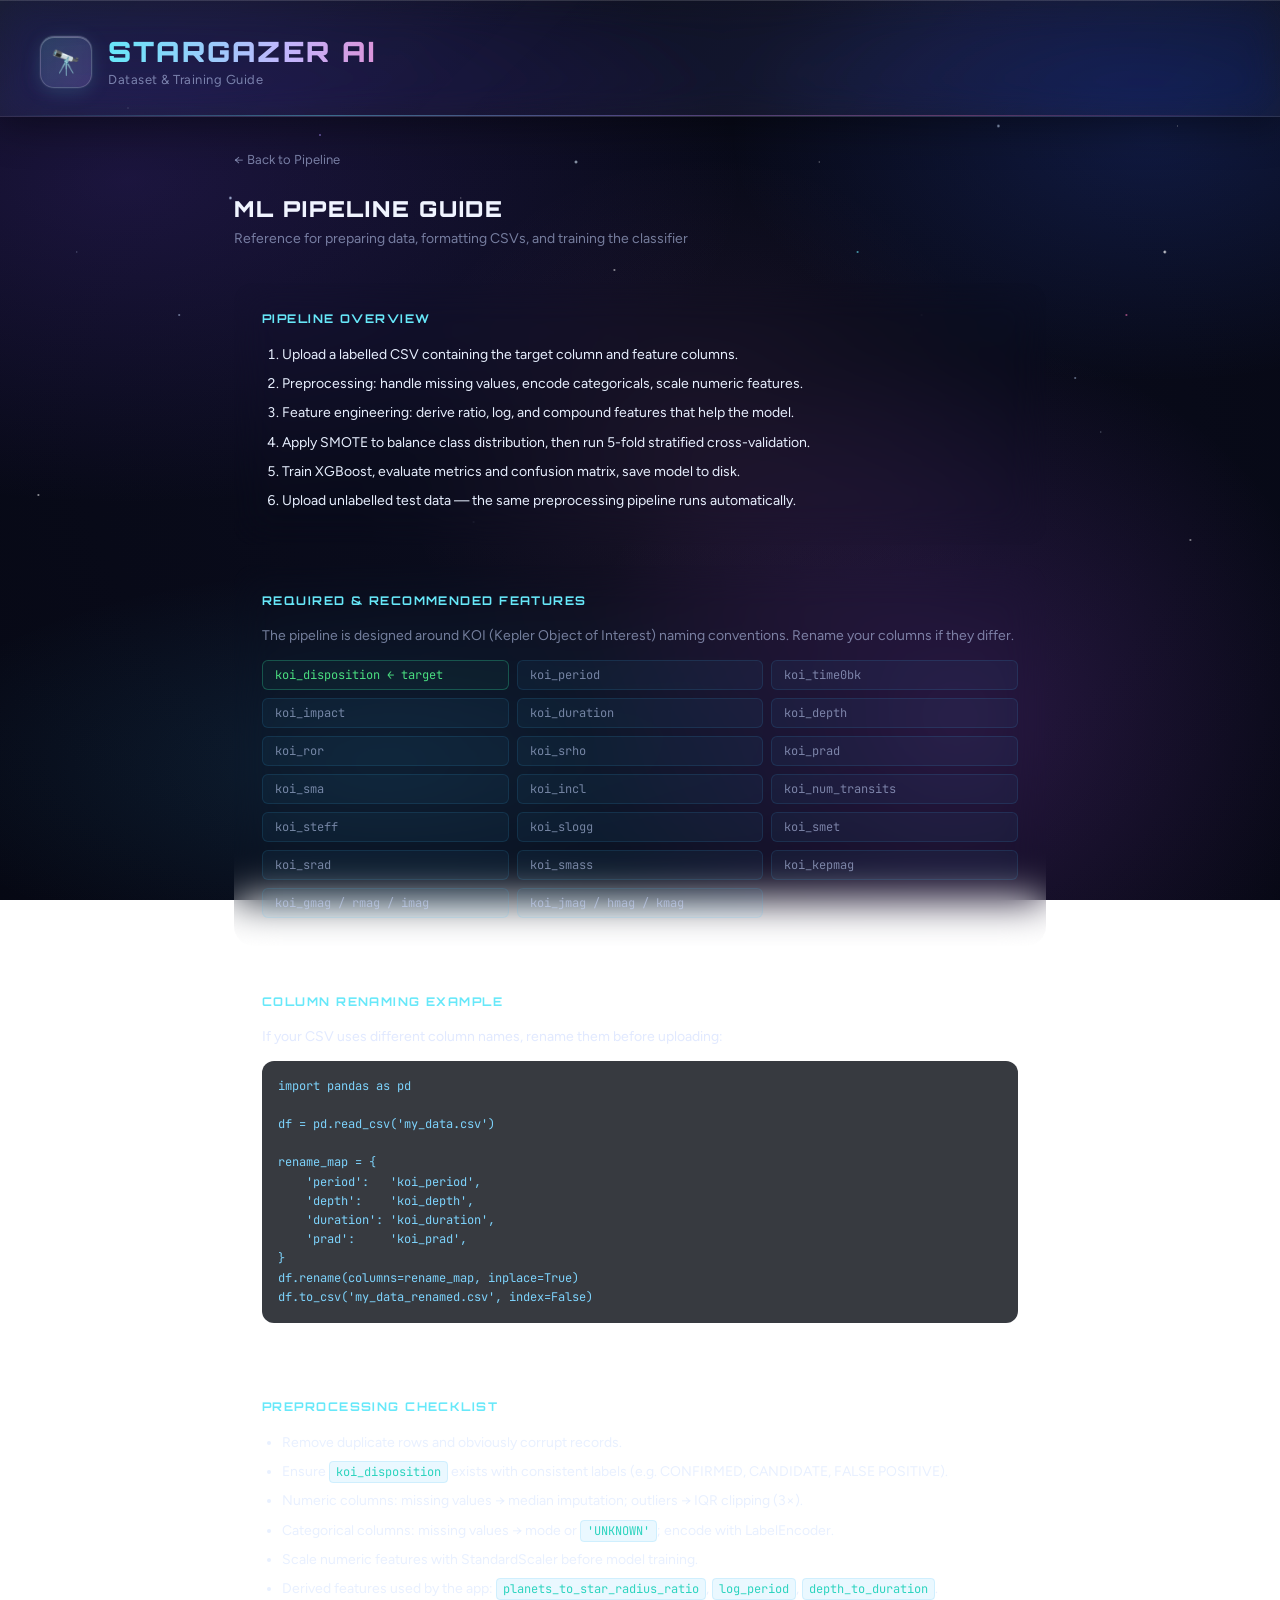
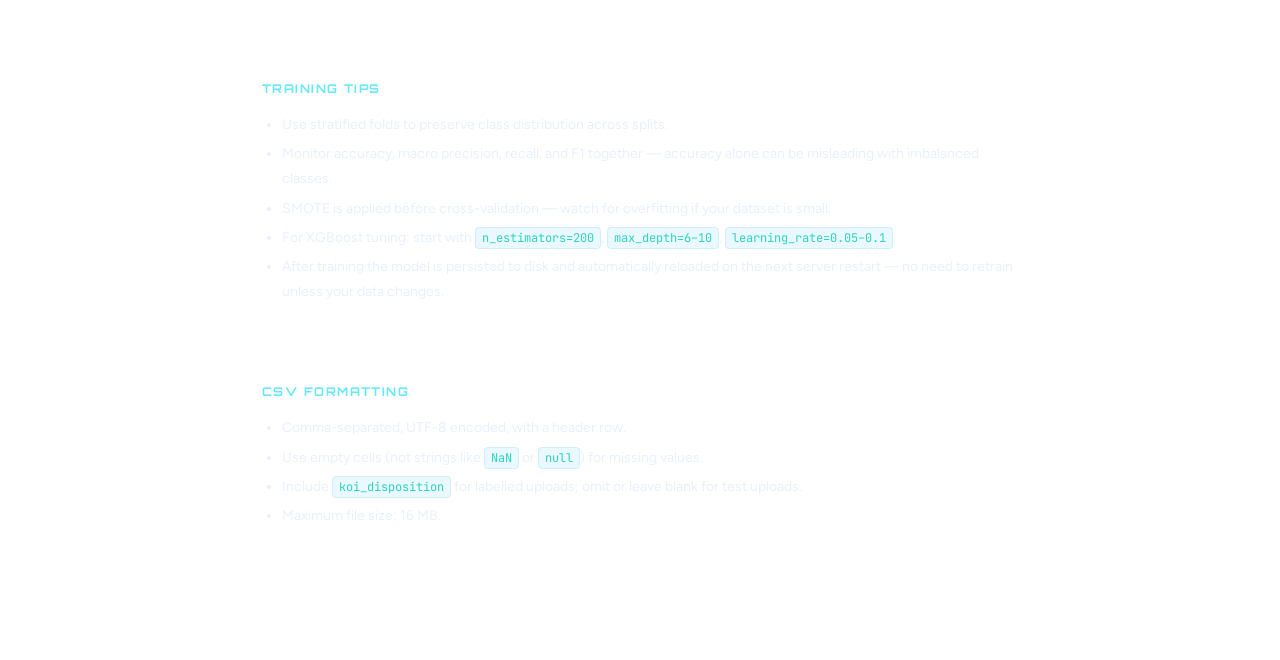
<file: templates/guide.html>
<!DOCTYPE html>
<html lang="en">
<head>
    <meta charset="UTF-8">
    <meta name="viewport" content="width=device-width, initial-scale=1.0">
    <title>Guide — Stargazer AI</title>
    <link rel="stylesheet" href="/static/styles.css">
    <style>
        .guide-wrap {
            max-width: 860px;
            margin: 32px auto;
            padding: 0 24px 48px;
        }

        .back-btn {
            display: inline-flex;
            align-items: center;
            gap: 6px;
            font-size: 13px;
            color: var(--text-muted);
            text-decoration: none;
            margin-bottom: 28px;
            transition: color 0.2s ease;
        }
        .back-btn:hover { color: var(--cyan); }

        .guide-header {
            margin-bottom: 36px;
        }
        .guide-header h2 {
            font-family: 'Orbitron', monospace;
            font-size: 22px;
            font-weight: 900;
            letter-spacing: 0.08em;
            color: var(--star-white);
            margin-bottom: 8px;
        }
        .guide-header p {
            color: var(--text-muted);
            font-size: 14px;
        }

        .guide-section {
            background: var(--space-card);
            border: 1px solid var(--space-border);
            border-radius: var(--radius);
            padding: 28px;
            backdrop-filter: blur(20px);
            margin-bottom: 20px;
            position: relative;
            overflow: hidden;
        }

        .guide-section::before {
            content: '';
            position: absolute;
            top: 0; left: 0; right: 0;
            height: 1px;
            background: linear-gradient(90deg, transparent, var(--space-border-hover), transparent);
        }

        .guide-section h3 {
            font-family: 'Orbitron', monospace;
            font-size: 12px;
            letter-spacing: 0.12em;
            color: var(--cyan);
            text-transform: uppercase;
            margin-bottom: 16px;
        }

        .guide-section ol, .guide-section ul {
            padding-left: 20px;
        }

        .guide-section li {
            color: var(--text-primary);
            font-size: 14px;
            line-height: 1.8;
            margin-bottom: 4px;
        }

        .guide-section p {
            color: var(--text-muted);
            font-size: 14px;
            line-height: 1.7;
            margin-bottom: 10px;
        }

        code {
            font-family: 'JetBrains Mono', monospace;
            font-size: 12px;
            background: rgba(56,189,248,0.1);
            border: 1px solid rgba(56,189,248,0.15);
            color: var(--teal);
            padding: 2px 6px;
            border-radius: 4px;
        }

        .feature-list {
            display: grid;
            grid-template-columns: repeat(auto-fit, minmax(200px, 1fr));
            gap: 8px;
            margin-top: 12px;
        }

        .feature-chip {
            background: rgba(56,189,248,0.05);
            border: 1px solid rgba(56,189,248,0.12);
            border-radius: 6px;
            padding: 6px 12px;
            font-family: 'JetBrains Mono', monospace;
            font-size: 12px;
            color: var(--text-muted);
        }

        .feature-chip.target {
            border-color: rgba(52,211,153,0.3);
            background: rgba(52,211,153,0.05);
            color: var(--success);
        }

        pre.example {
            background: rgba(6,9,17,0.8);
            border: 1px solid var(--space-border);
            border-radius: var(--radius-sm);
            padding: 16px;
            overflow-x: auto;
            font-family: 'JetBrains Mono', monospace;
            font-size: 12px;
            color: #7dd3fc;
            line-height: 1.6;
            margin-top: 12px;
        }
    </style>
</head>
<body>
    <div class="title_card">
        <div class="title_brand">
            <div class="title_icon">🔭</div>
            <div>
                <h1>STARGAZER AI</h1>
                <p class="subtitle">Dataset & Training Guide</p>
            </div>
        </div>
    </div>

    <div class="container">
        <div class="guide-wrap">
            <a class="back-btn" href="/">← Back to Pipeline</a>

            <div class="guide-header">
                <h2>ML PIPELINE GUIDE</h2>
                <p>Reference for preparing data, formatting CSVs, and training the classifier</p>
            </div>

            <div class="guide-section">
                <h3>Pipeline Overview</h3>
                <ol>
                    <li>Upload a labelled CSV containing the target column and feature columns.</li>
                    <li>Preprocessing: handle missing values, encode categoricals, scale numeric features.</li>
                    <li>Feature engineering: derive ratio, log, and compound features that help the model.</li>
                    <li>Apply SMOTE to balance class distribution, then run 5-fold stratified cross-validation.</li>
                    <li>Train XGBoost, evaluate metrics and confusion matrix, save model to disk.</li>
                    <li>Upload unlabelled test data — the same preprocessing pipeline runs automatically.</li>
                </ol>
            </div>

            <div class="guide-section">
                <h3>Required & Recommended Features</h3>
                <p>The pipeline is designed around KOI (Kepler Object of Interest) naming conventions. Rename your columns if they differ.</p>
                <div class="feature-list">
                    <div class="feature-chip target">koi_disposition ← target</div>
                    <div class="feature-chip">koi_period</div>
                    <div class="feature-chip">koi_time0bk</div>
                    <div class="feature-chip">koi_impact</div>
                    <div class="feature-chip">koi_duration</div>
                    <div class="feature-chip">koi_depth</div>
                    <div class="feature-chip">koi_ror</div>
                    <div class="feature-chip">koi_srho</div>
                    <div class="feature-chip">koi_prad</div>
                    <div class="feature-chip">koi_sma</div>
                    <div class="feature-chip">koi_incl</div>
                    <div class="feature-chip">koi_num_transits</div>
                    <div class="feature-chip">koi_steff</div>
                    <div class="feature-chip">koi_slogg</div>
                    <div class="feature-chip">koi_smet</div>
                    <div class="feature-chip">koi_srad</div>
                    <div class="feature-chip">koi_smass</div>
                    <div class="feature-chip">koi_kepmag</div>
                    <div class="feature-chip">koi_gmag / rmag / imag</div>
                    <div class="feature-chip">koi_jmag / hmag / kmag</div>
                </div>
            </div>

            <div class="guide-section">
                <h3>Column Renaming Example</h3>
                <p>If your CSV uses different column names, rename them before uploading:</p>
                <pre class="example">import pandas as pd

df = pd.read_csv('my_data.csv')

rename_map = {
    'period':   'koi_period',
    'depth':    'koi_depth',
    'duration': 'koi_duration',
    'prad':     'koi_prad',
}
df.rename(columns=rename_map, inplace=True)
df.to_csv('my_data_renamed.csv', index=False)</pre>
            </div>

            <div class="guide-section">
                <h3>Preprocessing Checklist</h3>
                <ul>
                    <li>Remove duplicate rows and obviously corrupt records.</li>
                    <li>Ensure <code>koi_disposition</code> exists with consistent labels (e.g. CONFIRMED, CANDIDATE, FALSE POSITIVE).</li>
                    <li>Numeric columns: missing values → median imputation; outliers → IQR clipping (3×).</li>
                    <li>Categorical columns: missing values → mode or <code>'UNKNOWN'</code>; encode with LabelEncoder.</li>
                    <li>Scale numeric features with StandardScaler before model training.</li>
                    <li>Derived features used by the app: <code>planets_to_star_radius_ratio</code>, <code>log_period</code>, <code>depth_to_duration</code>.</li>
                </ul>
            </div>

            <div class="guide-section">
                <h3>Training Tips</h3>
                <ul>
                    <li>Use stratified folds to preserve class distribution across splits.</li>
                    <li>Monitor accuracy, macro precision, recall, and F1 together — accuracy alone can be misleading with imbalanced classes.</li>
                    <li>SMOTE is applied before cross-validation — watch for overfitting if your dataset is small.</li>
                    <li>For XGBoost tuning: start with <code>n_estimators=200</code>, <code>max_depth=6–10</code>, <code>learning_rate=0.05–0.1</code>.</li>
                    <li>After training the model is persisted to disk and automatically reloaded on the next server restart — no need to retrain unless your data changes.</li>
                </ul>
            </div>

            <div class="guide-section">
                <h3>CSV Formatting</h3>
                <ul>
                    <li>Comma-separated, UTF-8 encoded, with a header row.</li>
                    <li>Use empty cells (not strings like <code>NaN</code> or <code>null</code>) for missing values.</li>
                    <li>Include <code>koi_disposition</code> for labelled uploads; omit or leave blank for test uploads.</li>
                    <li>Maximum file size: 16 MB.</li>
                </ul>
            </div>
        </div>
    </div>
</body>
</html>
</file>
<file: static/styles.css>
@import url('https://fonts.googleapis.com/css2?family=Orbitron:wght@400;600;700;900&family=Figtree:wght@300;400;500;600&family=JetBrains+Mono:wght@400;500&display=swap');

*, *::before, *::after {
    margin: 0;
    padding: 0;
    box-sizing: border-box;
}

:root {
    --glass-bg: rgba(255, 255, 255, 0.02);          /* more transparent */
    --glass-bg-hover: rgba(255, 255, 255, 0.05);    /* subtle hover */
    --glass-border: rgba(255, 255, 255, 0.10);      /* slightly softer */
    --glass-border-hover: rgba(255, 255, 255, 0.22);

    --glass-shine: rgba(255, 255, 255, 0.14);
    --glass-shadow: rgba(0, 0, 0, 0.5);

    /* Balanced blur: visible but not milky */
    --blur: blur(18px) saturate(160%);

    /* Accent palette — iridescent cosmic */
    --cyan: #67e8f9;
    --cyan-glow: rgba(103, 232, 249, 0.3);
    --violet: #a78bfa;
    --violet-glow: rgba(167, 139, 250, 0.3);
    --pink: #f472b6;
    --pink-glow: rgba(244, 114, 182, 0.25);
    --teal: #2dd4bf;
    --aurora: #818cf8;
    --star-white: #f0f4ff;

    --text-primary: #e8f0ff;
    --text-muted: rgba(200, 215, 255, 0.55);
    --success: #4ade80;
    --success-bg: rgba(74, 222, 128, 0.1);
    --error: #f87171;
    --error-bg: rgba(248, 113, 113, 0.1);
    --info-bg: rgba(103, 232, 249, 0.08);

    --radius: 20px;
    --radius-sm: 12px;
}

html { scroll-behavior: smooth; }

body {
    font-family: 'Figtree', sans-serif;
    background: var(--space-black);
    min-height: 100vh;
    color: var(--text-primary);
    overflow-x: hidden;
    position: relative;
}

/* ── Deep Space Background ── */
body::before {
    content: '';
    position: fixed;
    inset: 0;
    background:
        /* Nebula clouds */
        radial-gradient(ellipse 80% 60% at 10% 20%, rgba(99, 62, 200, 0.22) 0%, transparent 60%),
        radial-gradient(ellipse 60% 50% at 90% 15%, rgba(56, 100, 255, 0.18) 0%, transparent 55%),
        radial-gradient(ellipse 50% 70% at 75% 80%, rgba(167, 78, 230, 0.2) 0%, transparent 60%),
        radial-gradient(ellipse 70% 40% at 30% 85%, rgba(56, 189, 248, 0.12) 0%, transparent 55%),
        radial-gradient(ellipse 40% 55% at 55% 50%, rgba(244, 114, 182, 0.07) 0%, transparent 60%),
        /* Core deep space */
        radial-gradient(ellipse 100% 100% at 50% 50%, #0b0d1f 0%, #04060f 100%);
    pointer-events: none;
    z-index: 0;
}

/* ── Animated Starfield ── */
body::after {
    content: '';
    position: fixed;
    inset: 0;
    background-image:
        /* Bright stars */
        radial-gradient(2px 2px at 5% 8%, rgba(255,255,255,1) 0%, transparent 100%),
        radial-gradient(2px 2px at 18% 22%, rgba(200,220,255,0.95) 0%, transparent 100%),
        radial-gradient(2.5px 2.5px at 32% 5%, rgba(255,255,255,1) 0%, transparent 100%),
        radial-gradient(2px 2px at 45% 18%, rgba(220,240,255,0.9) 0%, transparent 100%),
        radial-gradient(2.5px 2.5px at 62% 7%, rgba(255,255,255,0.95) 0%, transparent 100%),
        radial-gradient(2px 2px at 78% 14%, rgba(200,220,255,0.9) 0%, transparent 100%),
        radial-gradient(2px 2px at 91% 28%, rgba(255,255,255,1) 0%, transparent 100%),

        /* Medium stars (more added) */
        radial-gradient(1.5px 1.5px at 3% 55%, rgba(255,255,255,0.75) 0%, transparent 100%),
        radial-gradient(1.5px 1.5px at 14% 35%, rgba(200,220,255,0.7) 0%, transparent 100%),
        radial-gradient(1.5px 1.5px at 26% 47%, rgba(255,255,255,0.7) 0%, transparent 100%),
        radial-gradient(1.5px 1.5px at 37% 58%, rgba(200,220,255,0.65) 0%, transparent 100%),
        radial-gradient(1.5px 1.5px at 48% 30%, rgba(255,255,255,0.7) 0%, transparent 100%),
        radial-gradient(1.5px 1.5px at 60% 48%, rgba(220,240,255,0.65) 0%, transparent 100%),
        radial-gradient(1.5px 1.5px at 72% 35%, rgba(255,255,255,0.7) 0%, transparent 100%),
        radial-gradient(1.5px 1.5px at 84% 42%, rgba(200,220,255,0.65) 0%, transparent 100%),
        radial-gradient(1.5px 1.5px at 93% 60%, rgba(255,255,255,0.65) 0%, transparent 100%),

        /* EXTRA density layer */
        radial-gradient(1.2px 1.2px at 10% 12%, rgba(255,255,255,0.6) 0%, transparent 100%),
        radial-gradient(1px 1px at 22% 18%, rgba(200,220,255,0.55) 0%, transparent 100%),
        radial-gradient(1px 1px at 36% 22%, rgba(255,255,255,0.5) 0%, transparent 100%),
        radial-gradient(1px 1px at 50% 10%, rgba(200,220,255,0.5) 0%, transparent 100%),
        radial-gradient(1px 1px at 64% 18%, rgba(255,255,255,0.55) 0%, transparent 100%),
        radial-gradient(1px 1px at 78% 6%, rgba(220,240,255,0.5) 0%, transparent 100%),
        radial-gradient(1px 1px at 92% 14%, rgba(255,255,255,0.5) 0%, transparent 100%),
        radial-gradient(1px 1px at 6% 28%, rgba(200,220,255,0.45) 0%, transparent 100%),
        radial-gradient(1px 1px at 28% 38%, rgba(255,255,255,0.45) 0%, transparent 100%),
        radial-gradient(1px 1px at 43% 44%, rgba(200,220,255,0.45) 0%, transparent 100%),
        radial-gradient(1px 1px at 68% 55%, rgba(255,255,255,0.5) 0%, transparent 100%),
        radial-gradient(1px 1px at 86% 48%, rgba(220,240,255,0.45) 0%, transparent 100%),

        /* Colored stars */
        radial-gradient(1.5px 1.5px at 25% 15%, rgba(167,139,250,0.9) 0%, transparent 100%),
        radial-gradient(1.5px 1.5px at 67% 28%, rgba(103,232,249,0.85) 0%, transparent 100%),
        radial-gradient(1.5px 1.5px at 88% 35%, rgba(244,114,182,0.8) 0%, transparent 100%);
    pointer-events: none;
    z-index: 0;
    animation: twinkle 8s ease-in-out infinite alternate;
}

@keyframes twinkle {
    0% { opacity: 0.85; }
    25% { opacity: 1; }
    50% { opacity: 0.9; }
    75% { opacity: 1; }
    100% { opacity: 0.8; }
}

/* Shooting star layer */
.shooting-stars {
    position: fixed;
    inset: 0;
    pointer-events: none;
    z-index: 0;
    overflow: hidden;
}

.shooting-stars::before,
.shooting-stars::after {
    content: '';
    position: absolute;
    width: 120px;
    height: 1.5px;
    background: linear-gradient(90deg, transparent, rgba(255,255,255,0.9), transparent);
    border-radius: 50%;
    animation: shoot1 12s linear infinite;
    top: 15%;
    left: -120px;
    transform: rotate(20deg);
    box-shadow: 0 0 6px rgba(255,255,255,0.6), 0 0 12px rgba(167,139,250,0.4);
}

.shooting-stars::after {
    width: 80px;
    top: 55%;
    animation: shoot2 18s linear infinite 5s;
    background: linear-gradient(90deg, transparent, rgba(103,232,249,0.9), transparent);
    box-shadow: 0 0 6px rgba(103,232,249,0.6);
}

@keyframes shoot1 {
    0% {
        transform: translate(-120px, 0) rotate(15deg);
        opacity: 0;
    }
    5% { opacity: 1; }
    100% {
        transform: translate(120vw, 60vh) rotate(15deg);
        opacity: 0;
    }
}

@keyframes shoot2 {
    0% {
        transform: translate(-80px, 0) rotate(15deg);
        opacity: 0;
    }
    5% { opacity: 1; }
    100% {
        transform: translate(120vw, 50vh) rotate(15deg);
        opacity: 0;
    }
}

/* ── Layout ── */
.title_card {
    position: relative;
    z-index: 1;
    background: rgba(255, 255, 255, 0.04);
    backdrop-filter: var(--blur);
    -webkit-backdrop-filter: var(--blur);
    border-bottom: 1px solid var(--glass-border);
    padding: 36px 40px 28px;
    display: flex;
    align-items: center;
    justify-content: space-between;
    gap: 20px;
    box-shadow:
        inset 0 1px 0 var(--glass-shine),
        0 8px 40px rgba(0, 0, 0, 0.4);
}

.title_card::before {
    content: '';
    position: absolute;
    bottom: 0; left: 0; right: 0;
    height: 1px;
    background: linear-gradient(90deg,
        transparent,
        rgba(103,232,249,0.5),
        rgba(167,139,250,0.5),
        rgba(244,114,182,0.4),
        transparent);
    opacity: 0.8;
}

/* Aurora shimmer on header */
.title_card::after {
    content: '';
    position: absolute;
    inset: 0;
    background: linear-gradient(135deg,
        rgba(103,232,249,0.04) 0%,
        transparent 40%,
        rgba(167,139,250,0.04) 70%,
        transparent 100%);
    pointer-events: none;
}

.title_brand {
    display: flex;
    align-items: center;
    gap: 16px;
}

.title_icon {
    width: 52px; height: 52px;
    border-radius: 14px;
    background: linear-gradient(135deg,
        rgba(103,232,249,0.15),
        rgba(167,139,250,0.2));
    border: 1px solid rgba(255,255,255,0.18);
    display: flex; align-items: center; justify-content: center;
    font-size: 24px;
    flex-shrink: 0;
    box-shadow:
        inset 0 1px 0 rgba(255,255,255,0.25),
        0 4px 20px rgba(103,232,249,0.15),
        0 0 0 1px rgba(255,255,255,0.05);
    backdrop-filter: blur(10px);
}

.title_card h1 {
    font-family: 'Orbitron', monospace;
    font-size: 28px;
    font-weight: 900;
    letter-spacing: 0.08em;
    background: linear-gradient(90deg,
        var(--cyan),
        #c4b5fd,
        var(--pink),
        var(--star-white));
    background-size: 200% auto;
    -webkit-background-clip: text;
    -webkit-text-fill-color: transparent;
    background-clip: text;
    animation: shimmer-text 6s linear infinite;
    line-height: 1.1;
}

@keyframes shimmer-text {
    0% { background-position: 0% center; }
    100% { background-position: 200% center; }
}

.title_card .subtitle {
    font-size: 13px;
    color: var(--text-muted);
    letter-spacing: 0.04em;
    margin-top: 4px;
}

.title_actions {
    display: flex;
    align-items: center;
    gap: 12px;
    flex-shrink: 0;
}

/* Model status badge */
.model-badge {
    display: flex;
    align-items: center;
    gap: 8px;
    padding: 8px 14px;
    border-radius: 50px;
    font-size: 12px;
    font-family: 'JetBrains Mono', monospace;
    font-weight: 500;
    border: 1px solid;
    letter-spacing: 0.03em;
    transition: all 0.3s ease;
    backdrop-filter: blur(16px);
    -webkit-backdrop-filter: blur(16px);
}

.model-badge.ready {
    background: rgba(74,222,128,0.08);
    border-color: rgba(74,222,128,0.25);
    color: var(--success);
    box-shadow: 0 0 20px rgba(74,222,128,0.1), inset 0 1px 0 rgba(255,255,255,0.1);
}

.model-badge.not-ready {
    background: rgba(255,255,255,0.05);
    border-color: rgba(255,255,255,0.1);
    color: var(--text-muted);
    box-shadow: inset 0 1px 0 rgba(255,255,255,0.08);
}

.model-badge .dot {
    width: 7px; height: 7px;
    border-radius: 50%;
    background: currentColor;
    flex-shrink: 0;
}

.model-badge.ready .dot { animation: pulse-dot 2s ease-in-out infinite; }

@keyframes pulse-dot {
    0%, 100% { opacity: 1; transform: scale(1); box-shadow: 0 0 0 0 currentColor; }
    50% { opacity: 0.7; transform: scale(0.8); box-shadow: 0 0 0 4px transparent; }
}

.container {
    position: relative;
    z-index: 1;
    max-width: 1400px;
    margin: 32px auto;
    padding: 0 24px;
}

/* ── Workflow Steps ── */
.workflow-steps {
    display: flex;
    gap: 8px;
    margin-bottom: 28px;
    align-items: center;
}

.step {
    display: flex;
    align-items: center;
    gap: 10px;
    padding: 10px 18px;
    border-radius: 50px;
    background: rgba(255,255,255,0.05);
    border: 1px solid var(--glass-border);
    backdrop-filter: blur(16px);
    -webkit-backdrop-filter: blur(16px);
    font-size: 13px;
    font-weight: 500;
    color: var(--text-muted);
    transition: all 0.4s ease;
    white-space: nowrap;
    box-shadow: inset 0 1px 0 rgba(255,255,255,0.1), 0 4px 16px rgba(0,0,0,0.2);
}

.step-number {
    width: 26px; height: 26px;
    border-radius: 50%;
    background: rgba(255,255,255,0.08);
    border: 1px solid rgba(255,255,255,0.15);
    display: flex; align-items: center; justify-content: center;
    font-family: 'Orbitron', monospace;
    font-size: 11px;
    font-weight: 700;
    color: var(--text-muted);
    flex-shrink: 0;
    transition: all 0.4s ease;
}

.step.completed {
    border-color: rgba(74,222,128,0.3);
    background: rgba(74,222,128,0.07);
    color: var(--success);
    box-shadow: inset 0 1px 0 rgba(255,255,255,0.12), 0 0 20px rgba(74,222,128,0.08);
}

.step.completed .step-number {
    background: rgba(74,222,128,0.15);
    border-color: rgba(74,222,128,0.35);
    color: var(--success);
}

.step-arrow {
    color: rgba(255,255,255,0.2);
    font-size: 16px;
    flex-shrink: 0;
}

/* ── Cards ── */
.bigbox {
    display: grid;
    grid-template-columns: 1fr 1fr;
    gap: 20px;
    margin-bottom: 20px;
}

.box {
    background: none;
    border: none;
    box-shadow: none;
    padding: 28px;
    backdrop-filter: none;
}

.box h2 {
    font-family: 'Orbitron', monospace;
    font-size: 13px;
    font-weight: 700;
    letter-spacing: 0.12em;
    background: linear-gradient(90deg, var(--cyan), #c4b5fd);
    -webkit-background-clip: text;
    -webkit-text-fill-color: transparent;
    background-clip: text;
    margin-bottom: 22px;
    display: flex;
    align-items: center;
    gap: 10px;
    text-transform: uppercase;
}

.box h2 .icon {
    font-size: 18px;
    font-family: 'Figtree', sans-serif;
    -webkit-text-fill-color: initial;
}

/* ── Upload Area ── */
.upload-area {
    border: 1.5px dashed rgba(255,255,255,0.18);
    border-radius: var(--radius-sm);
    padding: 28px 20px;
    text-align: center;
    cursor: pointer;
    transition: all 0.35s ease;
    background: rgba(255,255,255,0.02);
    margin-bottom: 16px;
    backdrop-filter: blur(8px);
    position: relative;
    overflow: hidden;
}

.upload-area:hover, .upload-area.dragover {
    border-color: rgba(103,232,249,0.55);
    background: rgba(103,232,249,0.05);
    box-shadow:
        inset 0 0 40px rgba(103,232,249,0.04),
        0 0 30px rgba(103,232,249,0.1);
}

.upload-area p {
    color: var(--text-muted);
    font-size: 14px;
    margin-bottom: 14px;
}

.upload-icon {
    font-size: 32px;
    display: block;
    margin-bottom: 10px;
    opacity: 0.7;
}

input[type="file"] { display: none; }

.file-label {
    display: inline-block;
    padding: 9px 20px;
    background: rgba(255,255,255,0.07);
    color: var(--cyan);
    border: 1px solid rgba(103,232,249,0.3);
    border-radius: 50px;
    cursor: pointer;
    font-size: 13px;
    font-weight: 600;
    letter-spacing: 0.03em;
    transition: all 0.3s ease;
    text-decoration: none;
    backdrop-filter: blur(12px);
    box-shadow: inset 0 1px 0 rgba(255,255,255,0.15);
}

.file-label:hover {
    background: rgba(103,232,249,0.12);
    border-color: var(--cyan);
    box-shadow: 0 0 24px rgba(103,232,249,0.2), inset 0 1px 0 rgba(255,255,255,0.2);
    transform: translateY(-1px);
}

.file-name-display {
    margin-top: 10px;
    font-size: 12px;
    font-family: 'JetBrains Mono', monospace;
    color: var(--teal);
}

/* ── Buttons ── */
.btn-row {
    display: flex;
    gap: 10px;
    align-items: center;
    margin-bottom: 16px;
    flex-wrap: wrap;
}

button {
    padding: 10px 22px;
    border: none;
    border-radius: 50px;
    font-family: 'Figtree', sans-serif;
    font-size: 14px;
    font-weight: 600;
    cursor: pointer;
    transition: all 0.3s ease;
    letter-spacing: 0.02em;
    position: relative;
    overflow: hidden;
}

button::before {
    content: '';
    position: absolute;
    top: 0; left: 0; right: 0;
    height: 1px;
    background: rgba(255,255,255,0.35);
    border-radius: inherit;
}

button.primary {
    background: linear-gradient(135deg,
        rgba(103,232,249,0.35),
        rgba(167,139,250,0.35));
    color: white;
    border: 1px solid rgba(255,255,255,0.2);
    backdrop-filter: blur(16px);
    box-shadow:
        0 4px 24px rgba(103,232,249,0.2),
        inset 0 1px 0 rgba(255,255,255,0.25),
        0 0 0 1px rgba(255,255,255,0.05);
    text-shadow: 0 1px 8px rgba(103,232,249,0.4);
}

button.primary:hover:not(:disabled) {
    transform: translateY(-2px);
    box-shadow:
        0 8px 32px rgba(103,232,249,0.3),
        0 0 60px rgba(167,139,250,0.15),
        inset 0 1px 0 rgba(255,255,255,0.3);
    background: linear-gradient(135deg,
        rgba(103,232,249,0.45),
        rgba(167,139,250,0.45));
}

button.ghost {
    background: rgba(255,255,255,0.05);
    color: var(--text-muted);
    border: 1px solid var(--glass-border);
    backdrop-filter: blur(12px);
    box-shadow: inset 0 1px 0 rgba(255,255,255,0.1);
}

button.ghost:hover:not(:disabled) {
    background: rgba(255,255,255,0.09);
    border-color: rgba(255,255,255,0.22);
    color: var(--text-primary);
    box-shadow: inset 0 1px 0 rgba(255,255,255,0.2), 0 4px 16px rgba(0,0,0,0.2);
}

button:disabled {
    opacity: 0.3;
    cursor: not-allowed;
    transform: none !important;
    box-shadow: none !important;
}

button:not(.primary):not(.ghost) {
    background: rgba(103,232,249,0.08);
    color: var(--cyan);
    border: 1px solid rgba(103,232,249,0.25);
    backdrop-filter: blur(12px);
    box-shadow: inset 0 1px 0 rgba(255,255,255,0.12);
}

button:not(.primary):not(.ghost):hover:not(:disabled) {
    background: rgba(103,232,249,0.14);
    border-color: rgba(103,232,249,0.5);
    box-shadow: 0 0 24px rgba(103,232,249,0.18), inset 0 1px 0 rgba(255,255,255,0.18);
    transform: translateY(-1px);
}

/* ── Output Section ── */
.output-section {
    background: rgba(0,0,0,0.2);
    border: 1px solid var(--glass-border);
    border-radius: var(--radius-sm);
    padding: 18px;
    min-height: 160px;
    backdrop-filter: blur(12px);
    box-shadow: inset 0 1px 0 rgba(255,255,255,0.06);
}

/* ── Status Messages ── */
.status-message {
    padding: 12px 16px;
    border-radius: var(--radius-sm);
    margin: 8px 0;
    font-size: 14px;
    border-left: 3px solid;
    animation: slideIn 0.3s ease;
    backdrop-filter: blur(12px);
    -webkit-backdrop-filter: blur(12px);
}

@keyframes slideIn {
    from { opacity: 0; transform: translateY(-8px); }
    to { opacity: 1; transform: translateY(0); }
}

.status-message.success {
    background: rgba(74,222,128,0.08);
    border-color: var(--success);
    color: #86efac;
    box-shadow: inset 0 1px 0 rgba(255,255,255,0.08), 0 0 20px rgba(74,222,128,0.06);
}

.status-message.error {
    background: rgba(248,113,113,0.08);
    border-color: var(--error);
    color: #fca5a5;
    box-shadow: inset 0 1px 0 rgba(255,255,255,0.08);
}

.status-message.info {
    background: rgba(103,232,249,0.07);
    border-color: var(--cyan);
    color: #a5f3fc;
    box-shadow: inset 0 1px 0 rgba(255,255,255,0.08);
}

/* ── Loader ── */
.loader {
    border: 2px solid rgba(255,255,255,0.08);
    border-top: 2px solid var(--cyan);
    border-right: 2px solid var(--violet);
    border-radius: 50%;
    width: 36px; height: 36px;
    animation: spin 0.8s linear infinite;
    margin: 20px auto;
    box-shadow: 0 0 16px rgba(103,232,249,0.3);
}

@keyframes spin {
    to { transform: rotate(360deg); }
}

.loading-text {
    text-align: center;
    color: var(--text-muted);
    font-size: 13px;
    margin-top: 8px;
    font-family: 'JetBrains Mono', monospace;
}

/* ── Prediction Card ── */
.prediction-card {
    background: rgba(255,255,255,0.04);
    border: 1px solid var(--glass-border);
    border-radius: var(--radius-sm);
    padding: 18px;
    margin: 12px 0;
    backdrop-filter: blur(16px);
    -webkit-backdrop-filter: blur(16px);
    box-shadow: inset 0 1px 0 rgba(255,255,255,0.1), 0 4px 24px rgba(0,0,0,0.25);
    position: relative;
    overflow: hidden;
}

.prediction-card::before {
    content: '';
    position: absolute;
    top: 0; left: 0; right: 0;
    height: 1px;
    background: linear-gradient(90deg, transparent, rgba(255,255,255,0.3), transparent);
}

.prediction-card h3 {
    font-family: 'Orbitron', monospace;
    font-size: 11px;
    letter-spacing: 0.12em;
    color: var(--text-muted);
    text-transform: uppercase;
    margin-bottom: 14px;
}

.prediction-card p {
    font-size: 13px;
    color: var(--text-muted);
    margin: 6px 0;
}

.prediction-card p strong {
    color: var(--text-primary);
    font-weight: 600;
}

/* ── Probability Bar ── */
.prob-label-row {
    display: flex;
    justify-content: space-between;
    align-items: center;
    margin-bottom: 5px;
    font-size: 13px;
}

.prob-label-row span:first-child { color: var(--text-primary); font-weight: 500; }
.prob-label-row span:last-child { font-family: 'JetBrains Mono', monospace; color: var(--cyan); font-size: 12px; }

.probability-bar {
    background: rgba(255,255,255,0.05);
    border: 1px solid rgba(255,255,255,0.1);
    height: 36px;
    border-radius: 50px;
    overflow: hidden;
    margin: 6px 0 14px;
    backdrop-filter: blur(8px);
    box-shadow: inset 0 2px 4px rgba(0,0,0,0.3);
}

.probability-fill {
    height: 100%;
    background: linear-gradient(90deg,
        rgba(103,232,249,0.7),
        rgba(167,139,250,0.7),
        rgba(45,212,191,0.7));
    display: flex;
    align-items: center;
    padding: 0 16px;
    color: white;
    font-size: 12px;
    font-weight: 600;
    font-family: 'JetBrains Mono', monospace;
    transition: width 0.8s cubic-bezier(0.4, 0, 0.2, 1);
    min-width: fit-content;
    box-shadow: 0 0 20px rgba(103,232,249,0.35);
    border-radius: 50px;
    text-shadow: 0 1px 4px rgba(0,0,0,0.4);
}

/* ── Metric Cards ── */
.model-results {
    display: grid;
    grid-template-columns: repeat(auto-fit, minmax(130px, 1fr));
    gap: 12px;
    margin: 16px 0;
}

.metric-card {
    background: rgba(255,255,255,0.05);
    border: 1px solid var(--glass-border);
    border-radius: var(--radius-sm);
    padding: 16px 12px;
    text-align: center;
    backdrop-filter: blur(16px);
    -webkit-backdrop-filter: blur(16px);
    box-shadow: inset 0 1px 0 rgba(255,255,255,0.15), 0 4px 16px rgba(0,0,0,0.2);
    transition: all 0.3s ease;
    position: relative;
    overflow: hidden;
}

.metric-card::before {
    content: '';
    position: absolute;
    top: 0; left: 0; right: 0;
    height: 1px;
    background: linear-gradient(90deg, transparent, rgba(255,255,255,0.3), transparent);
}

.metric-card:hover {
    transform: translateY(-3px);
    border-color: rgba(103,232,249,0.3);
    box-shadow: inset 0 1px 0 rgba(255,255,255,0.2), 0 8px 32px rgba(0,0,0,0.3), 0 0 30px rgba(103,232,249,0.1);
}

.metric-value {
    font-family: 'Orbitron', monospace;
    font-size: 22px;
    font-weight: 700;
    background: linear-gradient(90deg, var(--cyan), var(--violet));
    -webkit-background-clip: text;
    -webkit-text-fill-color: transparent;
    background-clip: text;
    margin: 6px 0;
    letter-spacing: -0.02em;
}

.metric-label {
    font-size: 11px;
    color: var(--text-muted);
    text-transform: uppercase;
    letter-spacing: 0.08em;
}

/* ── Confusion Matrix ── */
.confusion-wrap {
    width: 100%;
    overflow-x: auto;
    -webkit-overflow-scrolling: touch;
    border-radius: var(--radius-sm);
    margin-top: 12px;
}

.confusion-table {
    width: 100%;
    border-collapse: collapse;
    min-width: 360px;
    font-size: 13px;
}

.confusion-table th,
.confusion-table td {
    border: 1px solid rgba(255,255,255,0.08);
    padding: 10px 14px;
    text-align: center;
}

.confusion-table th {
    background: rgba(103,232,249,0.07);
    color: var(--cyan);
    font-family: 'JetBrains Mono', monospace;
    font-size: 11px;
    letter-spacing: 0.05em;
    font-weight: 600;
}

.confusion-table td {
    color: var(--text-primary);
    font-family: 'JetBrains Mono', monospace;
    font-weight: 500;
    background: rgba(255,255,255,0.02);
}

.confusion-table tr:hover td { background: rgba(103,232,249,0.05); }

/* ── Feature Grid ── */
.feature-grid {
    display: grid;
    grid-template-columns: repeat(auto-fit, minmax(220px, 1fr));
    gap: 8px;
    margin-top: 12px;
}

.feature-item {
    background: rgba(255,255,255,0.04);
    border: 1px solid rgba(255,255,255,0.09);
    padding: 10px 12px;
    border-radius: var(--radius-sm);
    backdrop-filter: blur(8px);
    transition: all 0.3s ease;
    box-shadow: inset 0 1px 0 rgba(255,255,255,0.08);
}

.feature-item:hover {
    border-color: rgba(103,232,249,0.25);
    background: rgba(103,232,249,0.04);
}

.feature-label {
    font-size: 10px;
    color: var(--text-muted);
    text-transform: uppercase;
    letter-spacing: 0.08em;
    font-family: 'JetBrains Mono', monospace;
    margin-bottom: 3px;
}

.feature-value {
    font-size: 15px;
    font-weight: 600;
    color: var(--star-white);
    font-family: 'JetBrains Mono', monospace;
}

/* ── Row Input Section ── */
.row-input-section {
    display: flex;
    gap: 10px;
    align-items: center;
    margin: 16px 0;
}

input[type="number"] {
    padding: 10px 14px;
    background: rgba(255,255,255,0.05);
    border: 1px solid var(--glass-border);
    border-radius: var(--radius-sm);
    font-size: 14px;
    font-family: 'JetBrains Mono', monospace;
    color: var(--text-primary);
    flex: 1;
    transition: all 0.3s ease;
    backdrop-filter: blur(12px);
    -webkit-backdrop-filter: blur(12px);
    box-shadow: inset 0 1px 0 rgba(255,255,255,0.08), inset 0 2px 8px rgba(0,0,0,0.2);
}

input[type="number"]:focus {
    outline: none;
    border-color: rgba(103,232,249,0.45);
    box-shadow:
        0 0 20px rgba(103,232,249,0.12),
        inset 0 1px 0 rgba(255,255,255,0.12),
        inset 0 2px 8px rgba(0,0,0,0.2);
    background: rgba(103,232,249,0.05);
}

input[type="number"]::placeholder { color: rgba(200,215,255,0.3); }

/* ── Predicted label badge ── */
.predicted-badge {
    background: rgba(74,222,128,0.07);
    border: 1px solid rgba(74,222,128,0.22);
    border-radius: var(--radius-sm);
    padding: 16px;
    text-align: center;
    margin: 12px 0;
    backdrop-filter: blur(16px);
    -webkit-backdrop-filter: blur(16px);
    box-shadow:
        inset 0 1px 0 rgba(255,255,255,0.12),
        0 0 30px rgba(74,222,128,0.06);
    position: relative;
    overflow: hidden;
}

.predicted-badge::before {
    content: '';
    position: absolute;
    top: 0; left: 0; right: 0;
    height: 1px;
    background: linear-gradient(90deg, transparent, rgba(74,222,128,0.4), transparent);
}

.predicted-badge .label-title {
    font-size: 11px;
    color: var(--text-muted);
    text-transform: uppercase;
    letter-spacing: 0.1em;
    font-family: 'JetBrains Mono', monospace;
    margin-bottom: 8px;
}

.predicted-badge .label-value {
    font-family: 'Orbitron', monospace;
    font-size: 22px;
    font-weight: 700;
    color: var(--success);
    letter-spacing: 0.05em;
    text-shadow: 0 0 20px rgba(74,222,128,0.4);
}

/* ── Scrollbar ── */
::-webkit-scrollbar { width: 6px; height: 6px; }
::-webkit-scrollbar-track { background: rgba(255,255,255,0.03); border-radius: 3px; }
::-webkit-scrollbar-thumb { background: rgba(255,255,255,0.12); border-radius: 3px; }
::-webkit-scrollbar-thumb:hover { background: rgba(103,232,249,0.3); }

/* ── Selection ── */
::selection {
    background: rgba(103,232,249,0.25);
    color: var(--text-primary);
}

/* ── Responsive ── */
@media (max-width: 1200px) {
    .container { padding: 0 16px; }
}

@media (max-width: 900px) {
    .bigbox { grid-template-columns: 1fr; gap: 16px; }
    .title_card { flex-direction: column; align-items: flex-start; gap: 14px; padding: 24px 20px; }
    .title_actions { width: 100%; justify-content: flex-end; }
    .workflow-steps { overflow-x: auto; padding-bottom: 6px; -webkit-overflow-scrolling: touch; }
    .step { flex: 0 0 auto; min-width: 160px; }
    .step-arrow { flex-shrink: 0; }
}

@media (max-width: 600px) {
    .title_card h1 { font-size: 20px; }
    .container { padding: 0 12px; margin: 20px auto; }
    .box { padding: 18px; }
    .workflow-steps { flex-direction: column; overflow: visible; }
    .step { width: 100%; min-width: unset; }
    .step-arrow { display: none; }
    .btn-row { flex-direction: column; }
    .btn-row button { width: 100%; }
    .file-label { display: block; width: 100%; text-align: center; }
    .model-results { grid-template-columns: 1fr 1fr; }
    .row-input-section { flex-direction: column; }
    input[type="number"] { width: 100%; }
    .feature-grid { grid-template-columns: 1fr 1fr; }
}

@media (pointer: coarse) {
    button, .file-label { min-height: 44px; }
}
</file>
